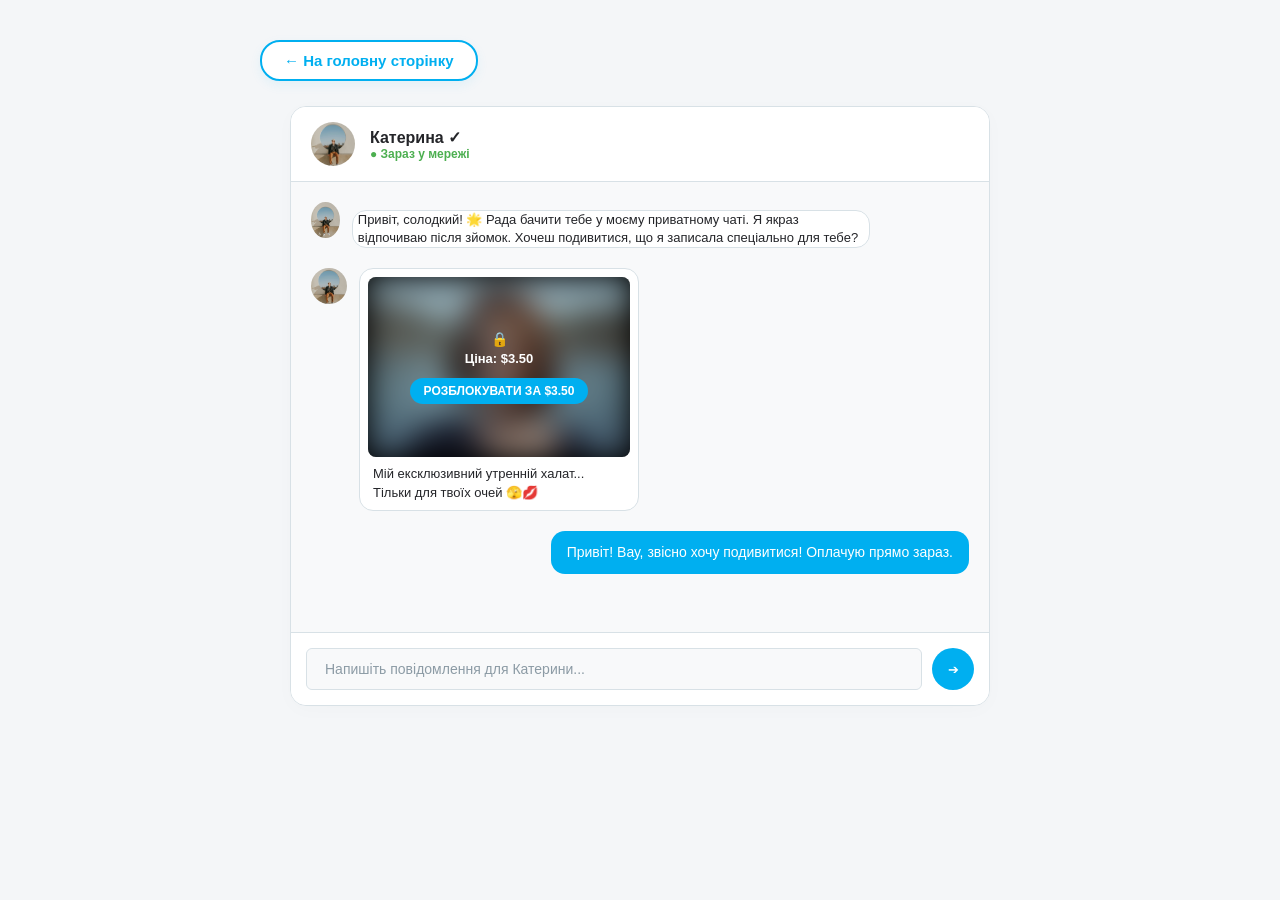
<file: chat.html>
<!DOCTYPE html>
<html lang="uk">
<head>
    <meta charset="UTF-8">
    <meta name="viewport" content="width=device-width, initial-scale=1.0">
    <title>Приватний VIP Чат - FansHub</title>
    <link rel="stylesheet" href="style.css">
</head>
<body>

    <div class="chat-main-wrapper" style="max-width: 800px; margin: 40px auto; padding: 0 20px;">
        <!-- Нова помітна кнопка повернення -->
        <a href="index.html" class="nav-link">← На головну сторінку</a>

        <div class="chat-window">
            <div class="chat-header-top">
                <img src="images/1.jpg" alt="Катерина" class="chat-avatar">
                <div class="chat-user-status">
                    <h4 class="chat-title">Катерина <span class="verified-badge">✓</span></h4>
                    <span class="online-indicator">● Зараз у мережі</span>
                </div>
            </div>

            <div class="chat-messages-area">
                <div class="msg-row model-msg">
                    <img src="images/1.jpg" alt="Катя" class="msg-avatar">
                    <div class="msg-bubble text-content">Привіт, солодкий! 🌟 Рада бачити тебе у моєму приватному чаті. Я якраз відпочиваю після зйомок. Хочеш подивитися, що я записала спеціально для тебе?</div>
                </div>

                <div class="msg-row model-msg">
                    <img src="images/1.jpg" alt="Катя" class="msg-avatar">
                    <div class="msg-bubble ppv-bubble">
                        <div class="ppv-lock-media">
                            <img src="images/3.jpg" alt="Заблоковано контент" class="ppv-blur-img">
                            <div class="ppv-overlay">
                                <span class="ppv-icon">🔒</span>
                                <p class="ppv-price">Ціна: $3.50</p>
                                <button class="ppv-unlock-btn" onclick="alert('Інтеграція: Перенаправлення на оплату $3.50')">РОЗБЛОКУВАТИ ЗА $3.50</button>
                            </div>
                        </div>
                        <p class="ppv-caption text-content">Мій ексклюзивний утренній халат... Тільки для твоїх очей 🫣💋</p>
                    </div>
                </div>

                <div class="msg-row user-msg">
                    <div class="msg-bubble">Привіт! Вау, звісно хочу подивитися! Оплачую прямо зараз.</div>
                </div>
            </div>

            <div class="chat-input-bar">
                <input type="text" placeholder="Напишіть повідомлення для Катерини...">
                <button class="send-msg-btn" onclick="alert('Для відправки повідомлень необхідно поповнити баланс користувача!')">➔</button>
            </div>
        </div>
    </div>

    <script src="script.js"></script>
</body>
</html>
</file>
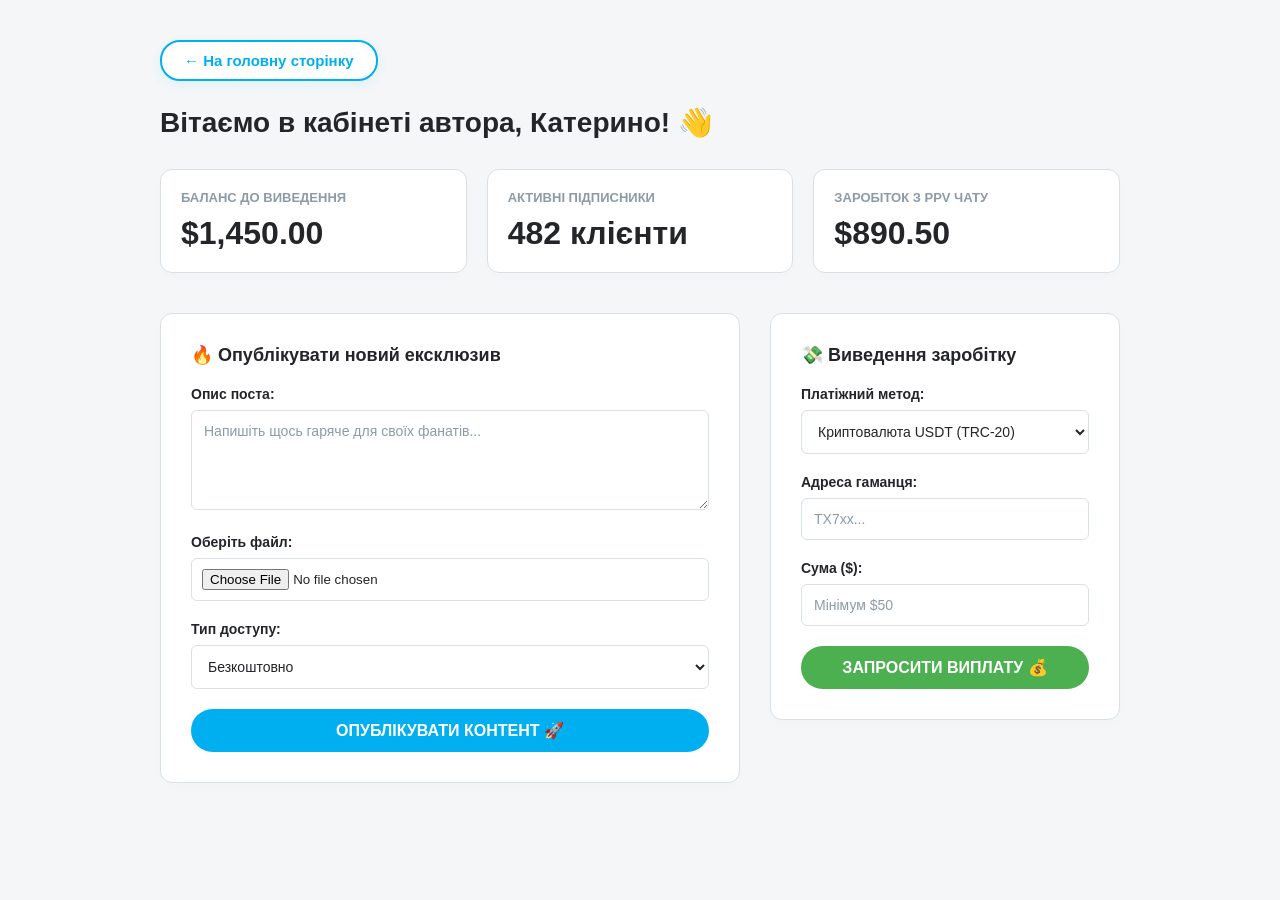
<file: dashboard.html>
<!DOCTYPE html>
<html lang="uk">
<head>
    <meta charset="UTF-8">
    <meta name="viewport" content="width=device-width, initial-scale=1.0">
    <title>Панель автора - FansHub</title>
    <link rel="stylesheet" href="style.css">
</head>
<body>

    <div class="dashboard-wrapper" style="max-width: 1000px; margin: 40px auto; padding: 0 20px;">
        <!-- Нова помітна кнопка повернення -->
        <a href="index.html" class="nav-link">← На головну сторінку</a>

        <h1 style="margin-bottom: 30px; font-size: 28px;">Вітаємо в кабінеті автора, Катерино! 👋</h1>

        <div class="stats-grid" style="display: flex; gap: 20px; margin-bottom: 40px;">
            <div class="stat-card" style="flex: 1; padding: 20px; border-radius: 12px;">
                <p style="margin: 0; font-size: 13px; font-weight: 600;" class="stat-label">БАЛАНС ДО ВИВЕДЕННЯ</p>
                <h2 style="margin: 10px 0 0 0; font-size: 32px; color: #4caf50;">$1,450.00</h2>
            </div>
            <div class="stat-card" style="flex: 1; padding: 20px; border-radius: 12px;">
                <p style="margin: 0; font-size: 13px; font-weight: 600;" class="stat-label">АКТИВНІ ПІДПИСНИКИ</p>
                <h2 style="margin: 10px 0 0 0; font-size: 32px; color: #00aff0;">482 клієнти</h2>
            </div>
            <div class="stat-card" style="flex: 1; padding: 20px; border-radius: 12px;">
                <p style="margin: 0; font-size: 13px; font-weight: 600;" class="stat-label">ЗАРОБІТОК З PPV ЧАТУ</p>
                <h2 style="margin: 10px 0 0 0; font-size: 32px; color: #e91e63;">$890.50</h2>
            </div>
        </div>

        <div class="dashboard-main-content" style="display: flex; gap: 30px;">
            <div class="upload-section" style="flex: 1; padding: 30px; border-radius: 12px;">
                <h3 style="margin-top: 0; margin-bottom: 20px; font-size: 18px;">🔥 Опублікувати новий ексклюзив</h3>
                <form onsubmit="event.preventDefault(); alert('Контент успішно відправлено на модерацію!')">
                    <div class="input-group" style="margin-bottom: 20px;">
                        <label style="display: block; margin-bottom: 8px; font-weight: 600; font-size: 14px;">Опис поста:</label>
                        <textarea placeholder="Напишіть щось гаряче для своїх фанатів..." style="width: 100%; height: 100px; padding: 12px; border: 1px solid #d8e1e6; border-radius: 6px; box-sizing: border-box; font-family: inherit; font-size: 14px;"></textarea>
                    </div>
                    <div class="input-group" style="margin-bottom: 20px;">
                        <label style="display: block; margin-bottom: 8px; font-weight: 600; font-size: 14px;">Оберіть файл:</label>
                        <input type="file" accept="image/*,video/*" style="width: 100%; padding: 10px; border: 1px solid #d8e1e6; border-radius: 6px; box-sizing: border-box;">
                    </div>
                    <div class="input-group" style="margin-bottom: 20px;">
                        <label style="display: block; margin-bottom: 8px; font-weight: 600; font-size: 14px;">Тип доступу:</label>
                        <select style="width: 100%; padding: 12px; border: 1px solid #d8e1e6; border-radius: 6px; font-size: 14px;">
                            <option>Безкоштовно</option>
                            <option>Платне повідомлення (PPV) — $3.50</option>
                            <option>Тільки для VIP-рівня</option>
                        </select>
                    </div>
                    <button type="submit" class="primary-btn" style="margin-bottom: 0;">ОПУБЛІКУВАТИ КОНТЕНТ 🚀</button>
                </form>
            </div>

            <div class="payout-section" style="width: 350px; padding: 30px; border-radius: 12px; height: fit-content;">
                <h3 style="margin-top: 0; margin-bottom: 20px; font-size: 18px;">💸 Виведення заробітку</h3>
                <form onsubmit="event.preventDefault(); alert('Заявку створено!')">
                    <div class="input-group" style="margin-bottom: 20px;">
                        <label style="display: block; margin-bottom: 8px; font-weight: 600; font-size: 14px;">Платіжний метод:</label>
                        <select style="width: 100%; padding: 12px; border: 1px solid #d8e1e6; border-radius: 6px; font-size: 14px;">
                            <option>Криптовалюта USDT (TRC-20)</option>
                            <option>Paxum</option>
                        </select>
                    </div>
                    <div class="input-group" style="margin-bottom: 20px;">
                        <label style="display: block; margin-bottom: 8px; font-weight: 600; font-size: 14px;">Адреса гаманця:</label>
                        <input type="text" placeholder="TX7xx..." required style="width: 100%; padding: 12px; border: 1px solid #d8e1e6; border-radius: 6px; box-sizing: border-box; font-size: 14px;">
                    </div>
                    <div class="input-group" style="margin-bottom: 20px;">
                        <label style="display: block; margin-bottom: 8px; font-weight: 600; font-size: 14px;">Сума ($):</label>
                        <input type="number" min="50" max="1450" placeholder="Мінімум $50" required style="width: 100%; padding: 12px; border: 1px solid #d8e1e6; border-radius: 6px; box-sizing: border-box; font-size: 14px;">
                    </div>
                    <button type="submit" class="primary-btn" style="background-color: #4caf50; margin-bottom: 0;">ЗАПРОСИТИ ВИПЛАТУ 💰</button>
                </form>
            </div>
        </div>
    </div>

    <script src="script.js"></script>
</body>
</html>
</file>
<file: style.css>
/* ==========================================================================
   1. ГЛОБАЛЬНІ СВІТЛІ СТИЛІ ТА КНОПКИ (ONLYFANS STYLE)
   ========================================================================== */
* { margin: 0; padding: 0; box-sizing: border-box; }
body {
    font-family: -apple-system, BlinkMacSystemFont, "Segoe UI", Roboto, Helvetica, Arial, sans-serif;
    background-color: #f4f6f8 !important; color: #242529 !important;
}
a { color: #00aff0; text-decoration: none; }
a:hover { text-decoration: underline; }
input, textarea, select { 
    font-family: inherit; border-radius: 6px; outline: none; 
    background-color: #ffffff !important; border: 1px solid #d8e1e6 !important; color: #242529 !important; 
}
textarea::placeholder, input::placeholder { color: #8c9ba5 !important; }

.primary-btn {
    width: 100%; background-color: #00aff0; color: white; border: none; padding: 12px;
    font-size: 16px; font-weight: bold; border-radius: 25px; cursor: pointer; margin-bottom: 15px;
}
.primary-btn:hover { background-color: #008ec2; }

/* ==========================================================================
   2. ГОЛОВНА СТОРІНКА: ВЕРХНЯ ЧАСТИНА (РЕЄСТРАЦІЯ ТА БАННЕР)
   ========================================================================== */
.top-section { background: linear-gradient(135deg, #f4f6f8 0%, #e9ecef 100%) !important; padding: 60px 20px; border-bottom: 1px solid #d8e1e6 !important; }
.top-container { max-width: 1100px; margin: 0 auto; display: flex; gap: 40px; align-items: center; }
.auth-box { background-color: #ffffff !important; padding: 35px; border-radius: 16px; width: 380px; border: 1px solid #d8e1e6 !important; box-shadow: 0 10px 25px rgba(0,0,0,0.03); }
.brand-logo { font-size: 32px; font-weight: 900; color: #00aff0; margin-bottom: 15px; letter-spacing: -1px; }
.auth-box h3, .banner-box h1 { color: #242529 !important; }
.auth-box h3 { font-size: 18px; margin-bottom: 25px; }
.input-group { margin-bottom: 15px; }
.auth-box input { width: 100%; padding: 12px 16px; font-size: 15px; }
.social-login { display: flex; gap: 10px; }
.social-btn { flex: 1; padding: 10px; border: 1px solid #d8e1e6 !important; background-color: #ffffff !important; color: #242529 !important; border-radius: 20px; font-weight: bold; cursor: pointer; }

.banner-box { flex: 1; }
.banner-box h1 { font-size: 38px; font-weight: 800; margin-bottom: 15px; }
.banner-text { font-size: 16px; color: #5a6573 !important; line-height: 1.5; margin-bottom: 25px; }
.ad-badge { background-color: #ff5a5f; color: white; display: inline-block; padding: 4px 8px; font-size: 11px; font-weight: bold; border-radius: 4px; margin-bottom: 15px; }
.ad-banner-mock { background: linear-gradient(45deg, #b388ff, #ff80ab); padding: 15px; border-radius: 12px; color: white; font-weight: bold; text-align: center; }
.banner-box p a { color: #00aff0 !important; font-size: 15px !important; font-weight: bold !important; }
.banner-box p a:hover { color: #008ec2 !important; text-decoration: underline !important; }
/* ==========================================================================
   3. ЛЕНТА ПОСТІВ ТА ФУТЕР
   ========================================================================== */
.bottom-section { max-width: 650px; margin: 40px auto; padding: 0 20px; }
.bottom-section h2 { font-size: 22px; margin-bottom: 25px; color: #242529 !important; }
.feed-container { display: flex; flex-direction: column; gap: 25px; }
.post-card { background-color: #ffffff !important; border: 1px solid #d8e1e6 !important; border-radius: 16px; overflow: hidden; }
.profile-banner-container { height: 140px; overflow: hidden; }
.profile-banner-img { width: 100%; height: 100%; object-fit: cover; }
.post-content-wrapper { padding: 15px; }
.post-header { display: flex; justify-content: space-between; align-items: center; margin-bottom: 12px; }
.post-header-left { display: flex; align-items: center; gap: 12px; }
.post-mini-avatar { width: 48px; height: 48px; border-radius: 50%; object-fit: cover; }
.post-user-info h4 { font-size: 15px; color: #242529 !important; }
.username, .post-time { font-size: 13px; color: #8c9ba5; }
.post-caption { font-size: 15px; line-height: 1.4; color: #242529 !important; }

.media-lock-container { position: relative; height: 400px; background-color: #000; overflow: hidden; }
.locked-media { width: 100%; height: 100%; object-fit: cover; filter: blur(25px) brightness(0.6); transform: scale(1.1); }
.lock-overlay { position: absolute; top: 0; left: 0; width: 100%; height: 100%; display: flex; flex-direction: column; justify-content: center; align-items: center; color: white; gap: 15px; }
.lock-text { font-weight: bold; font-size: 14px; background: rgba(0,0,0,0.6); padding: 8px 16px; border-radius: 20px; }

.video-container { width: 100%; background-color: #000; }
.open-video { width: 100%; max-height: 450px; display: block; object-fit: contain; }
.post-actions-bar { border-top: 1px solid #d8e1e6 !important; background-color: #ffffff !important; padding: 10px 15px; gap: 20px; }
.action-item { display: flex; align-items: center; gap: 6px; cursor: pointer; font-size: 14px; font-weight: 600; color: #5a6573 !important; }
.action-item:hover { color: #00aff0 !important; }
.load-more-container { text-align: center; margin: 40px 0; }
.load-more-btn { background: transparent; border: 1px solid #00aff0; color: #00aff0; padding: 10px 30px; font-weight: bold; border-radius: 20px; cursor: pointer; }

.site-footer { background-color: #ffffff !important; border-top: 1px solid #d8e1e6 !important; padding: 40px 20px; margin-top: 60px; }
.footer-container { max-width: 1100px; margin: 0 auto; display: flex; justify-content: space-between; flex-wrap: wrap; gap: 20px; }
.footer-column { display: flex; flex-direction: column; gap: 12px; }
.footer-column a, .footer-column p { color: #5a6573 !important; font-size: 14px; }
.copyright { font-weight: bold; color: #242529 !important; }
.language-selector select { padding: 6px 10px; border-color: #d8e1e6 !important; background-color: #ffffff !important; color: #242529 !important; }

/* ==========================================================================
   4. ПРИВАТНИЙ VIP ЧАТ ТА КАБІНЕТ МОДЕЛІ (СВІТЛІ)
   ========================================================================== */
.chat-window { background-color: #ffffff !important; border: 1px solid #d8e1e6 !important; border-radius: 16px; overflow: hidden; display: flex; flex-direction: column; height: 600px; max-width: 700px !important; margin: 0 auto !important; width: 100% !important; box-shadow: 0 4px 20px rgba(0,0,0,0.02); }
.chat-header-top { display: flex; align-items: center; gap: 15px; padding: 15px 20px; border-bottom: 1px solid #d8e1e6 !important; background-color: #ffffff !important; }
.chat-avatar { width: 44px; height: 44px; border-radius: 50%; object-fit: cover; }
.chat-title { font-size: 16px; font-weight: bold; color: #242529 !important; }
.online-indicator { font-size: 12px; color: #4caf50; display: block; font-weight: 600; }
.chat-messages-area { flex: 1; background-color: #f8f9fa !important; padding: 20px; overflow-y: auto; display: flex; flex-direction: column; gap: 20px; }
.msg-row { display: flex; gap: 12px; max-width: 85%; }
.model-msg { align-self: flex-start; }
.user-msg { align-self: flex-end; flex-direction: row-reverse; }
.msg-avatar { width: 36px; height: 36px; border-radius: 50%; object-fit: cover; }
.msg-bubble { background-color: #ffffff !important; border: 1px solid #d8e1e6 !important; padding: 12px 16px; border-radius: 14px; font-size: 14px; line-height: 1.4; color: #242529 !important; }
.user-msg .msg-bubble { background-color: #00aff0 !important; color: white !important; border: none !important; }

.ppv-bubble { padding: 8px !important; width: 280px; }
.ppv-lock-media { position: relative; height: 180px; border-radius: 8px; overflow: hidden; background-color: #000; }
.ppv-blur-img { width: 100%; height: 100%; object-fit: cover; filter: blur(15px) brightness(0.7); }
.ppv-overlay { position: absolute; top: 0; left: 0; width: 100%; height: 100%; display: flex; flex-direction: column; justify-content: center; align-items: center; color: white; padding: 10px; text-align: center; }
.ppv-price { font-size: 13px; font-weight: bold; margin-bottom: 10px; }
.ppv-unlock-btn { background-color: #00aff0; color: white; border: none; padding: 6px 14px; font-size: 12px; font-weight: bold; border-radius: 15px; cursor: pointer; }
.ppv-caption, .text-content { font-size: 13px; margin-top: 8px; padding: 0 5px; color: #242529 !important; }

.chat-input-bar { display: flex; padding: 15px; background-color: #ffffff !important; border-top: 1px solid #d8e1e6 !important; gap: 10px; align-items: center; }
.chat-input-bar input { flex: 1; padding: 12px 18px; font-size: 14px; background-color: #f8f9fa !important; color: #242529 !important; }
.send-msg-btn { background-color: #00aff0 !important; color: white !important; border: none !important; width: 42px; height: 42px; border-radius: 50%; cursor: pointer; display: flex; align-items: center; justify-content: center; }

.dashboard-wrapper h1, .stat-card h2, .upload-section h3, .payout-section h3, .upload-section label, .payout-section label { color: #242529 !important; }
.stat-card, .upload-section, .payout-section { background-color: #ffffff !important; border: 1px solid #d8e1e6 !important; box-shadow: 0 4px 10px rgba(0,0,0,0.01) !important; transition: background-color 0.3s, border-color 0.3s; }
.stat-label { color: #8c9ba5 !important; }
/* ==========================================================================
   6. НОВА СТИЛЬНА ТА ПОМІТНА КНОПКА ПОВЕРНЕННЯ НА ГОЛОВНУ
   ========================================================================== */
.nav-link {
    display: inline-flex !important;
    align-items: center;
    gap: 8px;
    background-color: #ffffff !important;
    color: #00aff0 !important;
    border: 2px solid #00aff0 !important;
    padding: 10px 22px !important;
    font-size: 15px !important;
    font-weight: bold !important;
    border-radius: 20px !important;
    text-decoration: none !important;
    margin-bottom: 25px !important;
    box-shadow: 0 4px 12px rgba(0, 175, 240, 0.08) !important;
    transition: all 0.2s ease !important;
}

.nav-link:hover {
    background-color: #00aff0 !important;
    color: #ffffff !important;
    box-shadow: 0 4px 15px rgba(0, 175, 240, 0.2) !important;
    text-decoration: none !important;
    transform: translateY(-1px);
}

.nav-link:active {
    transform: translateY(1px);
}
</file>
